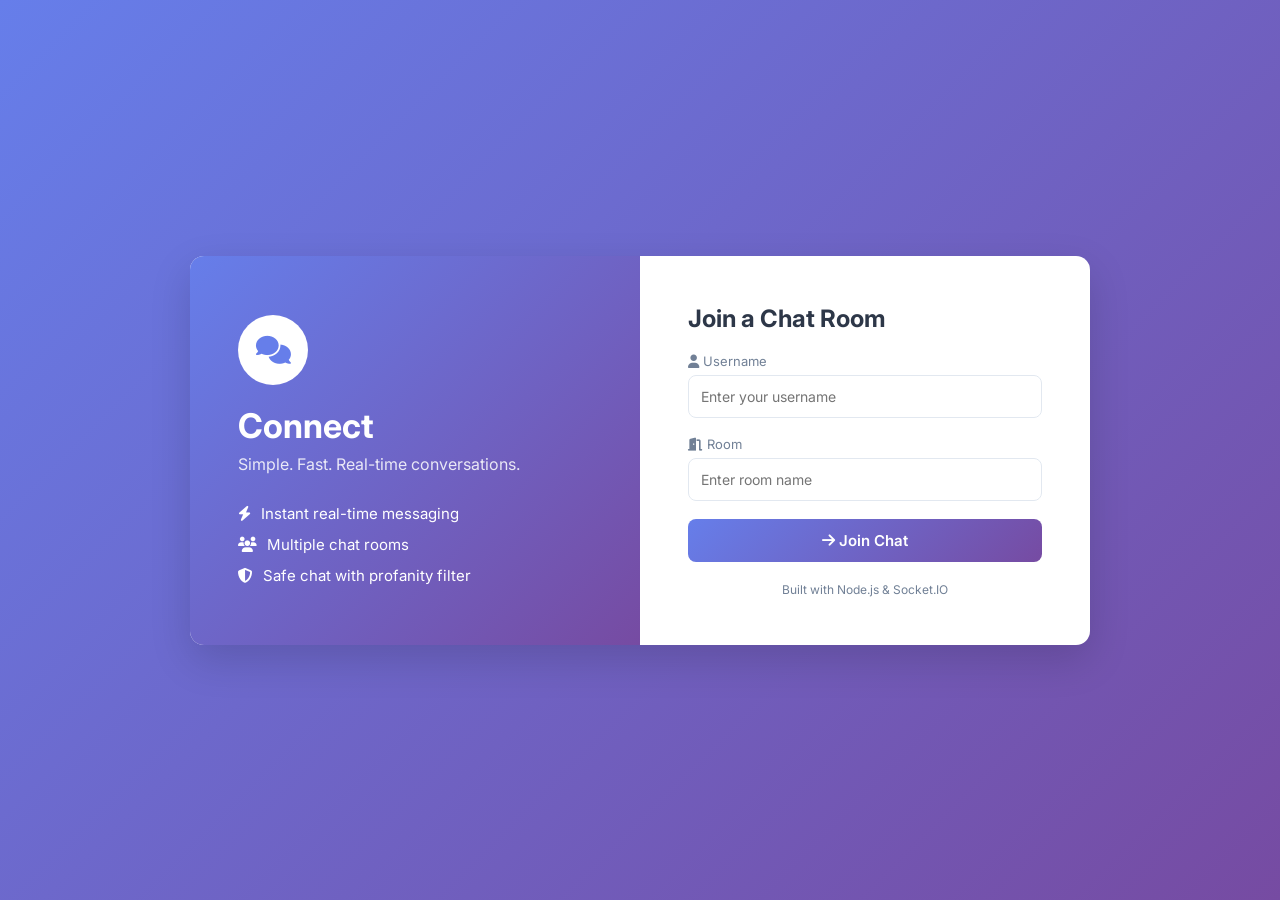
<file: public/index.html>
<!DOCTYPE html>
<html lang="en">

<head>
<meta charset="UTF-8">
<meta name="viewport" content="width=device-width, initial-scale=1.0">

<title>Connect — Real-Time Chat</title>

<link rel="icon" href="./img/favicon.png">
<link rel="stylesheet" href="./css/styles.css">

<link href="https://fonts.googleapis.com/css2?family=Inter:wght@300;400;500;600;700&display=swap" rel="stylesheet">

<link rel="stylesheet"
href="https://cdnjs.cloudflare.com/ajax/libs/font-awesome/6.4.0/css/all.min.css">
</head>

<body>

<div class="join-page">

    <div class="join-container">

        <div class="join-left">

            <div class="app-brand">

                <div class="logo-circle">
                    <i class="fas fa-comments"></i>
                </div>

                <h1>Connect</h1>

                <p class="tagline">
                    Simple. Fast. Real-time conversations.
                </p>

            </div>

            <div class="feature-list">

                <div class="feature-item">
                    <i class="fas fa-bolt"></i>
                    <span>Instant real-time messaging</span>
                </div>

                <div class="feature-item">
                    <i class="fas fa-users"></i>
                    <span>Multiple chat rooms</span>
                </div>

                <div class="feature-item">
                    <i class="fas fa-shield-alt"></i>
                    <span>Safe chat with profanity filter</span>
                </div>

            </div>

        </div>

        <div class="join-right">

            <div class="form-card">

                <h2>Join a Chat Room</h2>

                <form action="./chat.html" id="join-form">

                    <div class="input-group">

                        <label>
                            <i class="fas fa-user"></i>
                            Username
                        </label>

                        <input
                        type="text"
                        name="username"
                        id="username"
                        placeholder="Enter your username"
                        autocomplete="off"
                        required>

                    </div>


                    <div class="input-group">

                        <label>
                            <i class="fas fa-door-open"></i>
                            Room
                        </label>

                        <input
                        type="text"
                        name="room"
                        id="room"
                        placeholder="Enter room name"
                        autocomplete="off"
                        required>

                    </div>


                    <button type="submit" id="join-btn">

                        <i class="fas fa-arrow-right"></i>
                        Join Chat

                    </button>

                </form>

                <p class="footer-note">
                    Built with Node.js & Socket.IO
                </p>

            </div>

        </div>

    </div>

</div>


<script>

const form = document.getElementById("join-form")
const btn = document.getElementById("join-btn")

form.addEventListener("submit",(e)=>{

const username = document.getElementById("username").value.trim()
const room = document.getElementById("room").value.trim()

if(!username || !room){

e.preventDefault()

btn.innerHTML = '<i class="fas fa-exclamation-circle"></i> Fill all fields'

setTimeout(()=>{
btn.innerHTML = '<i class="fas fa-arrow-right"></i> Join Chat'
},2000)

return

}

btn.innerHTML = '<i class="fas fa-spinner fa-spin"></i> Joining...'
btn.disabled = true

})

</script>

</body>

</html>
</file>
<file: public/css/styles.css>
/* ===============================
   GLOBAL RESET
================================ */

* {
  margin: 0;
  padding: 0;
  box-sizing: border-box;
}

body {
  font-family: "Inter", sans-serif;
  background: linear-gradient(135deg, #667eea, #764ba2);
  min-height: 100vh;
  color: #2d3748;
}

a {
  text-decoration: none;
}

button {
  cursor: pointer;
  border: none;
  font-family: inherit;
}

input {
  outline: none;
  border: none;
  font-family: inherit;
}

/* ===============================
   JOIN PAGE
================================ */

.join-page {
  display: flex;
  justify-content: center;
  align-items: center;
  min-height: 100vh;
  padding: 2rem;
}

.join-container {
  display: flex;
  background: white;
  border-radius: 14px;
  overflow: hidden;
  max-width: 900px;
  width: 100%;
  box-shadow: 0 15px 40px rgba(0,0,0,0.15);
}

/* LEFT PANEL */

.join-left {
  flex: 1;
  padding: 3rem;
  background: linear-gradient(135deg,#667eea,#764ba2);
  color: white;
  display: flex;
  flex-direction: column;
  justify-content: center;
}

.logo-circle {
  width: 70px;
  height: 70px;
  background: white;
  color: #667eea;
  border-radius: 50%;
  display: flex;
  align-items: center;
  justify-content: center;
  font-size: 28px;
  margin-bottom: 20px;
}

.join-left h1 {
  font-size: 34px;
  margin-bottom: 8px;
}

.tagline {
  opacity: .85;
  margin-bottom: 30px;
}

.feature-list {
  display: flex;
  flex-direction: column;
  gap: 12px;
}

.feature-item {
  display: flex;
  align-items: center;
  gap: 10px;
  font-size: 15px;
}

/* RIGHT PANEL */

.join-right {
  flex: 1;
  padding: 3rem;
  display: flex;
  align-items: center;
}

.form-card {
  width: 100%;
}

.form-card h2 {
  margin-bottom: 20px;
}

/* INPUTS */

.input-group {
  margin-bottom: 18px;
  display: flex;
  flex-direction: column;
}

.input-group label {
  font-size: 13px;
  margin-bottom: 6px;
  color: #718096;
}

.input-group input {
  padding: 12px;
  border: 1px solid #e2e8f0;
  border-radius: 8px;
  font-size: 14px;
}

.input-group input:focus {
  border-color: #667eea;
  box-shadow: 0 0 0 2px rgba(102,126,234,0.2);
}

/* BUTTON */

#join-btn {
  width: 100%;
  padding: 12px;
  border-radius: 8px;
  background: linear-gradient(135deg,#667eea,#764ba2);
  color: white;
  font-weight: 600;
  font-size: 15px;
  transition: 0.3s;
}

#join-btn:hover {
  transform: translateY(-2px);
  box-shadow: 0 6px 14px rgba(0,0,0,0.15);
}

.footer-note {
  font-size: 12px;
  color: #718096;
  text-align: center;
  margin-top: 20px;
}

/* ===============================
   CHAT LAYOUT
================================ */

.chat-app {
  display: flex;
  height: 100vh;
  background: #f7fafc;
}

/* SIDEBAR */

.chat-sidebar {
  width: 260px;
  background: #2d3748;
  color: white;
  display: flex;
  flex-direction: column;
}

.sidebar-top {
  padding: 20px;
  border-bottom: 1px solid rgba(255,255,255,0.1);
}

.room-title {
  font-size: 18px;
}

.sidebar-users {
  flex: 1;
  padding: 20px;
  overflow-y: auto;
}

.sidebar-users h3 {
  font-size: 13px;
  margin-bottom: 15px;
  opacity: 0.8;
}

.sidebar-users ul {
  list-style: none;
}

/* USER ITEM */

.user {
  display: flex;
  align-items: center;
  padding: 8px;
  border-radius: 6px;
  margin-bottom: 6px;
  background: rgba(255,255,255,0.05);
}

.online-dot {
  width: 8px;
  height: 8px;
  border-radius: 50%;
  background: #48bb78;
  margin-right: 8px;
}

.you-badge {
  margin-left: auto;
  background: #667eea;
  color: white;
  font-size: 10px;
  padding: 3px 6px;
  border-radius: 6px;
}

/* ===============================
   CHAT MAIN
================================ */

.chat-main {
  flex: 1;
  display: flex;
  flex-direction: column;
}

/* HEADER */

.chat-header {
  display: flex;
  align-items: center;
  justify-content: space-between;
  padding: 18px 24px;
  background: white;
  border-bottom: 1px solid #e2e8f0;
}

.connection-status {
  display: flex;
  align-items: center;
  font-size: 12px;
  color: #718096;
}

.status-indicator {
  width: 8px;
  height: 8px;
  background: #48bb78;
  border-radius: 50%;
  margin-right: 6px;
}

/* EXIT BUTTON */

.exit-btn {
  background: #f56565;
  color: white;
  padding: 8px 14px;
  border-radius: 6px;
  font-size: 13px;
}

/* ===============================
   MESSAGES
================================ */

.chat-messages {
  flex: 1;
  padding: 20px;
  overflow-y: auto;
  display: flex;
  flex-direction: column;
  gap: 12px;
}

.message {
  background: white;
  padding: 12px 14px;
  border-radius: 10px;
  box-shadow: 0 2px 6px rgba(0,0,0,0.08);
  max-width: 65%;
}

.own-message {
  background: linear-gradient(135deg,#667eea,#764ba2);
  color: white;
  margin-left: auto;
}

.message-header {
  display: flex;
  justify-content: space-between;
  font-size: 11px;
  margin-bottom: 4px;
  opacity: 0.8;
}

.message-body p {
  font-size: 14px;
  line-height: 1.4;
}

/* ===============================
   COMPOSE BAR
================================ */

.chat-compose {
  padding: 16px;
  border-top: 1px solid #e2e8f0;
  background: white;
}

.compose-box {
  display: flex;
  gap: 10px;
}

.compose-box input {
  flex: 1;
  padding: 12px;
  border: 1px solid #e2e8f0;
  border-radius: 8px;
}

.compose-box button {
  width: 45px;
  height: 45px;
  border-radius: 8px;
  background: linear-gradient(135deg,#667eea,#764ba2);
  color: white;
}

/* ===============================
   WELCOME MESSAGE
================================ */

.welcome-card {
  text-align: center;
  margin: auto;
  color: #718096;
}

.welcome-card i {
  font-size: 36px;
  margin-bottom: 10px;
  color: #667eea;
}

/* ===============================
   RESPONSIVE
================================ */

@media (max-width:768px){

  .join-container {
    flex-direction: column;
  }

  .join-left {
    display: none;
  }

  .chat-sidebar {
    display: none;
  }

}
</file>
